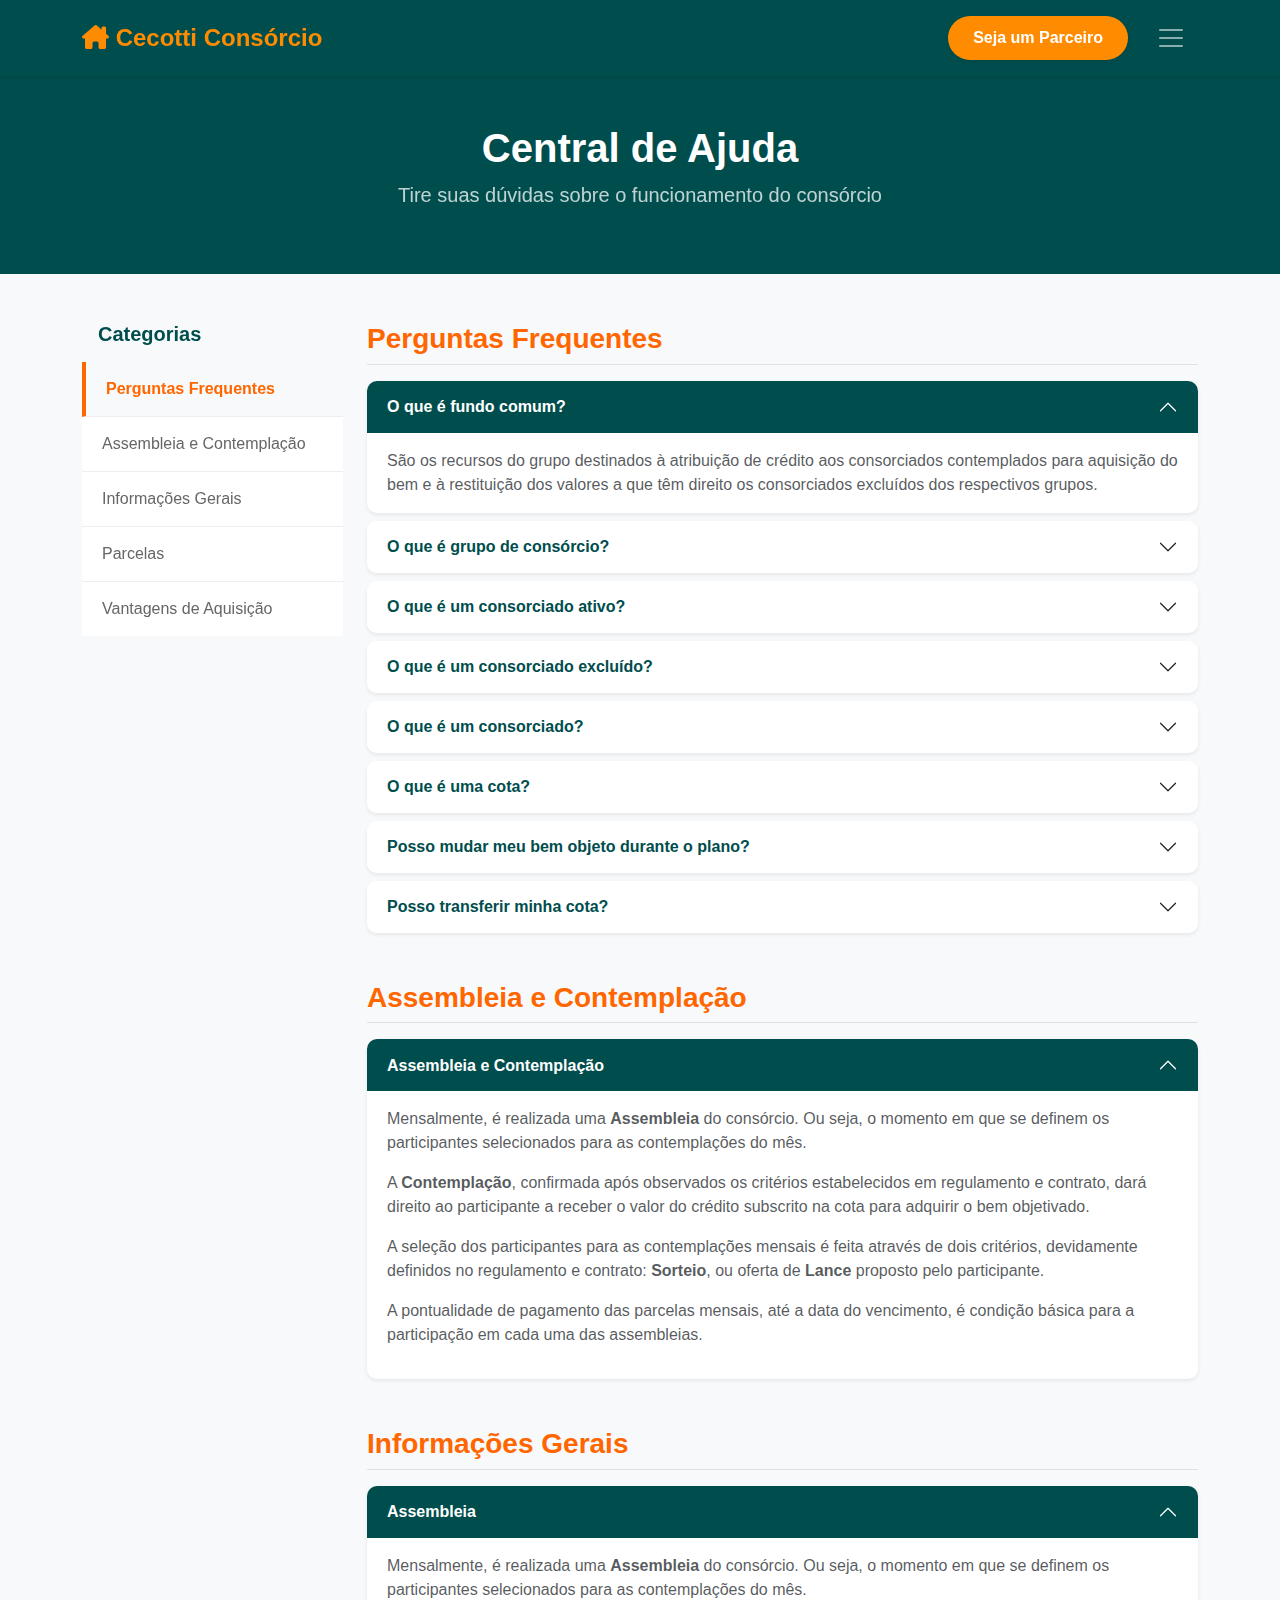
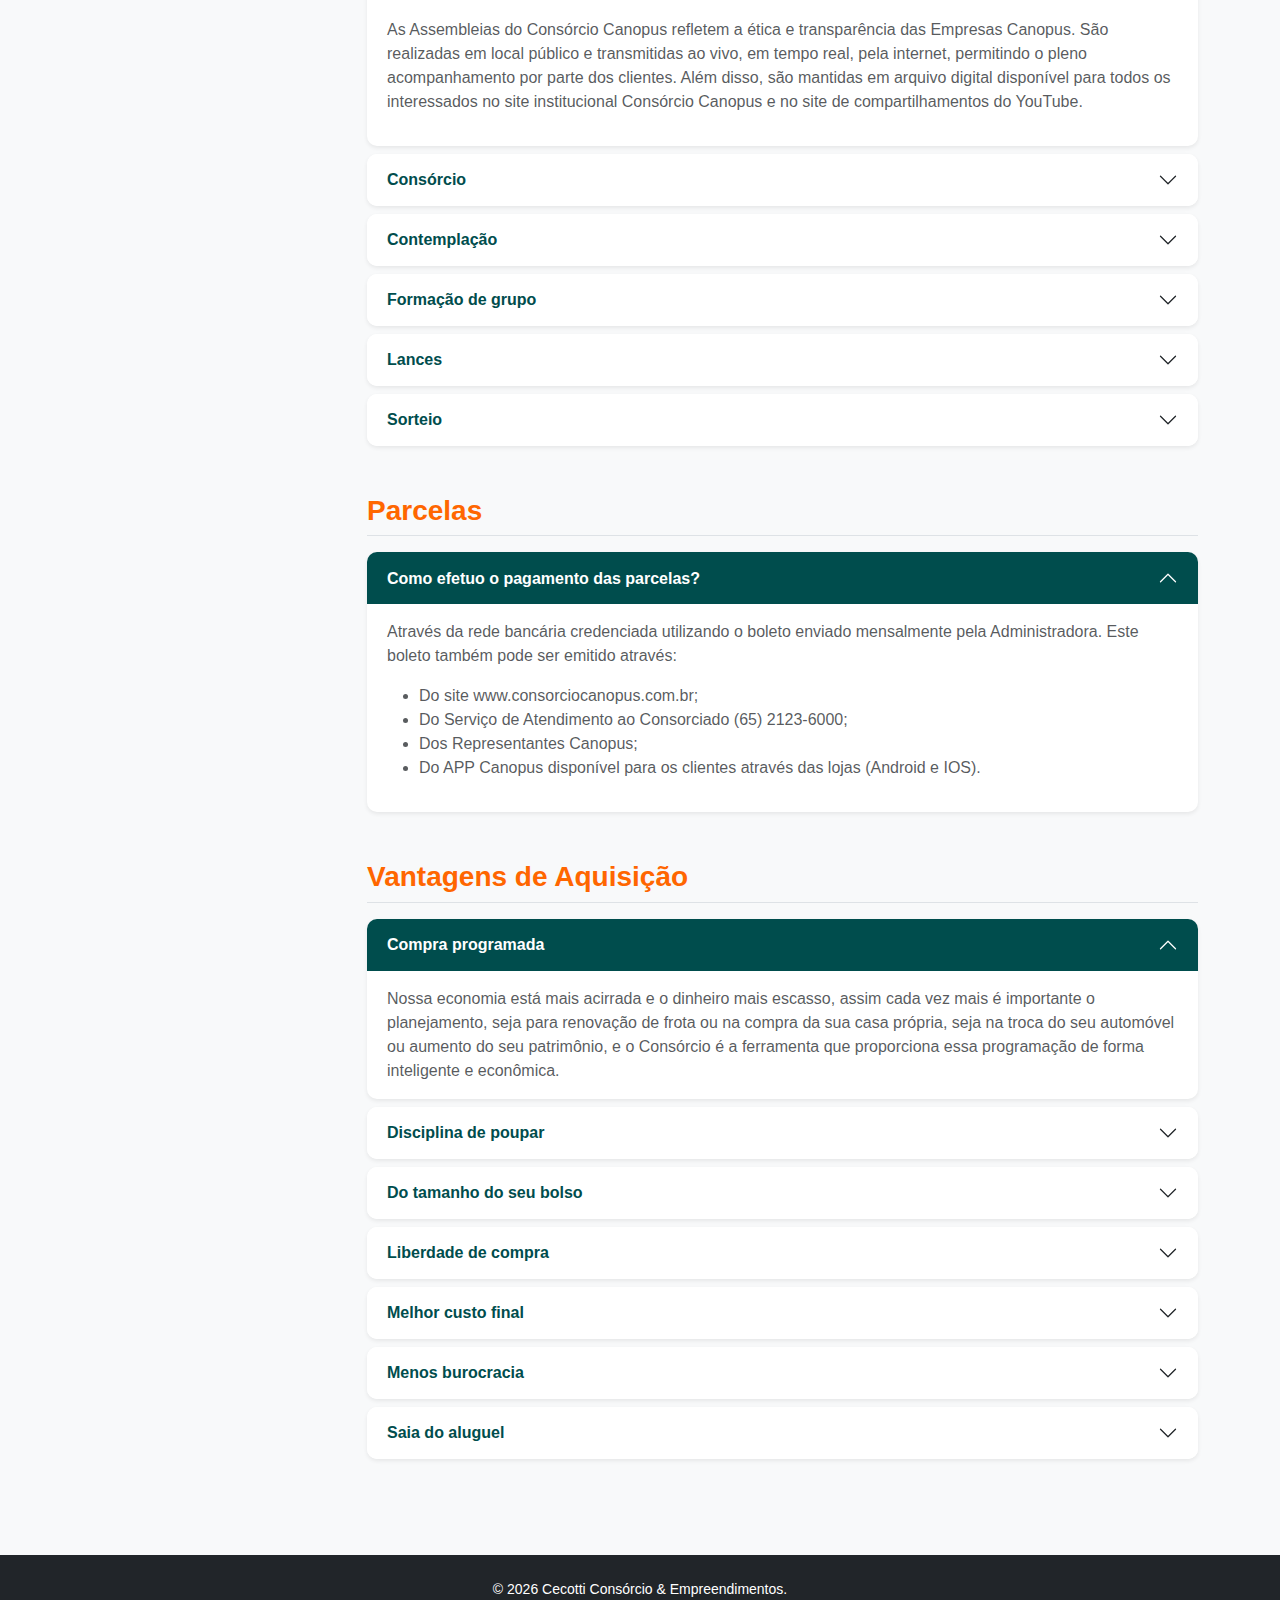
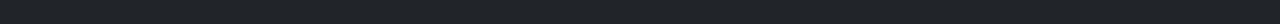
<file: cecotticonsorcio/faq.html>
<!DOCTYPE html>
<html lang="pt-br">

<head>
    <meta charset="UTF-8">
    <meta name="viewport" content="width=device-width, initial-scale=1.0">
    <title>Dúvidas Frequentes - Cecotti Consórcio</title>

    <link rel="icon" href="https://cdn-icons-png.flaticon.com/512/609/609803.png" type="image/png">
    <link href="https://cdn.jsdelivr.net/npm/bootstrap@5.3.2/dist/css/bootstrap.min.css" rel="stylesheet">
    <link rel="stylesheet" href="https://cdnjs.cloudflare.com/ajax/libs/font-awesome/6.4.2/css/all.min.css">
    <link rel="stylesheet" href="style.css?v=3">
    <meta name="description"
        content="Cecotti Consórcio - Agente autorizado Canopus. Simule e contrate consórcios de imóveis, carros e serviços com as melhores taxas.">
</head>

<body class="bg-light" data-bs-spy="scroll" data-bs-target="#menuFaq" data-bs-offset="100" tabindex="0">

    <nav class="navbar navbar-dark sticky-top shadow-sm"
        style="background-color: var(--cor-primaria); padding: 15px 0;">
        <div class="container">
            <a class="navbar-brand fw-bold fs-4 text-white" href="index.html">
                <i class="fa-solid fa-house-chimney text-cecotti-orange"></i>
                <span class="text-cecotti-orange">Cecotti</span> Consórcio
            </a>
            <div class="d-flex align-items-center">
                <a href="index.html#parceiro"
                    class="btn btn-cecotti me-3 d-none d-sm-block fw-bold shadow-sm border-white">
                    Seja um Parceiro
                </a>
                <button class="navbar-toggler border-0" type="button" data-bs-toggle="offcanvas"
                    data-bs-target="#menuLateral">
                    <span class="navbar-toggler-icon"></span>
                </button>
            </div>
            <div class="offcanvas offcanvas-end bg-white" tabindex="-1" id="menuLateral">
                <div class="offcanvas-header" style="background-color: var(--cor-primaria);">
                    <h5 class="offcanvas-title fw-bold text-white">Menu</h5>
                    <button type="button" class="btn-close btn-close-white" data-bs-dismiss="offcanvas"></button>
                </div>
                <div class="offcanvas-body d-flex flex-column justify-content-between">
                    <ul class="navbar-nav justify-content-end flex-grow-1 pe-3">
                        <li class="nav-item border-bottom"><a class="nav-link fs-5" href="sobre.html">A Empresa</a></li>
                        <li class="nav-item border-bottom"><a class="nav-link fs-5"
                                href="index.html#servicos">Consórcios</a></li>
                        <li class="nav-item border-bottom"><a class="nav-link fs-5"
                                href="index.html#simulador">Simular</a></li>
                        <li class="nav-item border-bottom"><a class="nav-link fs-5 active" href="faq.html"
                                style="color: var(--cecotti-orange) !important;">Dúvidas Frequentes</a></li>
                        <li class="nav-item border-bottom"><a class="nav-link fs-5"
                                href="index.html#contato">Contato</a></li>
                        <li class="nav-item mt-4 d-sm-none"><a class="btn btn-cecotti w-100"
                                href="index.html#parceiro">Seja um Parceiro</a></li>
                    </ul>
                    <div class="mt-4 pt-2 text-center">
                        <p class="text-muted small mb-2">Precisa de ajuda?</p>
                        <a href="https://wa.me/5517991363607" class="btn btn-outline-success w-100 fw-bold"><i
                                class="fab fa-whatsapp me-2"></i> Falar no WhatsApp</a>
                    </div>
                </div>
            </div>
        </div>
    </nav>

    <header class="py-5 text-center text-white" style="background-color: var(--cor-primaria);">
        <div class="container">
            <h1 class="fw-bold">Central de Ajuda</h1>
            <p class="lead opacity-75">Tire suas dúvidas sobre o funcionamento do consórcio</p>
        </div>
    </header>

    <section class="py-5">
        <div class="container">
            <div class="row">

                <div class="col-md-4 col-lg-3 mb-4">
                    <div class="sticky-top" style="top: 100px; z-index: 1;">
                        <h5 class="fw-bold mb-3 px-3" style="color: var(--cor-primaria);">Categorias</h5>
                        <div id="menuFaq" class="list-group list-group-flush custom-sidebar">
                            <a class="list-group-item list-group-item-action active" href="#freq">Perguntas
                                Frequentes</a>
                            <a class="list-group-item list-group-item-action" href="#assembleia">Assembleia e
                                Contemplação</a>
                            <a class="list-group-item list-group-item-action" href="#infos">Informações Gerais</a>
                            <a class="list-group-item list-group-item-action" href="#parcelas">Parcelas</a>
                            <a class="list-group-item list-group-item-action" href="#vantagens">Vantagens de
                                Aquisição</a>
                        </div>
                    </div>
                </div>

                <div class="col-md-8 col-lg-9">

                    <div id="freq" class="mb-5 scroll-margin">
                        <h3 class="fw-bold mb-3 border-bottom pb-2" style="color: var(--cecotti-orange);">Perguntas
                            Frequentes</h3>
                        <div class="accordion custom-accordion" id="accFreq">

                            <div class="accordion-item shadow-sm mb-2 border-0 rounded">
                                <h2 class="accordion-header">
                                    <button class="accordion-button fw-bold" type="button" data-bs-toggle="collapse"
                                        data-bs-target="#pq1">
                                        O que é fundo comum?
                                    </button>
                                </h2>
                                <div id="pq1" class="accordion-collapse collapse show" data-bs-parent="#accFreq">
                                    <div class="accordion-body text-muted">
                                        São os recursos do grupo destinados à atribuição de crédito aos consorciados
                                        contemplados para aquisição do bem e à restituição dos valores a que têm direito
                                        os consorciados excluídos dos respectivos grupos.
                                    </div>
                                </div>
                            </div>

                            <div class="accordion-item shadow-sm mb-2 border-0 rounded">
                                <h2 class="accordion-header">
                                    <button class="accordion-button collapsed fw-bold" type="button"
                                        data-bs-toggle="collapse" data-bs-target="#pq2">
                                        O que é grupo de consórcio?
                                    </button>
                                </h2>
                                <div id="pq2" class="accordion-collapse collapse" data-bs-parent="#accFreq">
                                    <div class="accordion-body text-muted">
                                        Grupo de consórcio é a união de participantes com o objetivo de possibilitar a
                                        cada um, através da contribuição de todos, o recebimento de crédito para
                                        aquisição de um bem ou de um serviço (ou conjunto de bens ou de serviços), de
                                        acordo com a modalidade de consórcio subscrito.
                                    </div>
                                </div>
                            </div>

                            <div class="accordion-item shadow-sm mb-2 border-0 rounded">
                                <h2 class="accordion-header">
                                    <button class="accordion-button collapsed fw-bold" type="button"
                                        data-bs-toggle="collapse" data-bs-target="#pq3">
                                        O que é um consorciado ativo?
                                    </button>
                                </h2>
                                <div id="pq3" class="accordion-collapse collapse" data-bs-parent="#accFreq">
                                    <div class="accordion-body text-muted">
                                        É o consorciado que mantém obrigações para com o grupo, inclusive aquele que
                                        antecipou todas as prestações, mas ainda não foi contemplado.
                                    </div>
                                </div>
                            </div>

                            <div class="accordion-item shadow-sm mb-2 border-0 rounded">
                                <h2 class="accordion-header">
                                    <button class="accordion-button collapsed fw-bold" type="button"
                                        data-bs-toggle="collapse" data-bs-target="#pq4">
                                        O que é um consorciado excluído?
                                    </button>
                                </h2>
                                <div id="pq4" class="accordion-collapse collapse" data-bs-parent="#accFreq">
                                    <div class="accordion-body text-muted">
                                        É o consorciado não contemplado que solicita formalmente o seu afastamento do
                                        grupo ou que, por deixar de pagar duas ou mais prestações consecutivas ou
                                        alternadas ou ainda de montante equivalente, tem a sua cota cancelada pela
                                        Administradora, independentemente de notificação judicial ou extrajudicial.
                                    </div>
                                </div>
                            </div>

                            <div class="accordion-item shadow-sm mb-2 border-0 rounded">
                                <h2 class="accordion-header">
                                    <button class="accordion-button collapsed fw-bold" type="button"
                                        data-bs-toggle="collapse" data-bs-target="#pq5">
                                        O que é um consorciado?
                                    </button>
                                </h2>
                                <div id="pq5" class="accordion-collapse collapse" data-bs-parent="#accFreq">
                                    <div class="accordion-body text-muted">
                                        É aquele que subscreveu uma cota e efetivamente participa de um grupo
                                        constituído.
                                    </div>
                                </div>
                            </div>

                            <div class="accordion-item shadow-sm mb-2 border-0 rounded">
                                <h2 class="accordion-header">
                                    <button class="accordion-button collapsed fw-bold" type="button"
                                        data-bs-toggle="collapse" data-bs-target="#pq6">
                                        O que é uma cota?
                                    </button>
                                </h2>
                                <div id="pq6" class="accordion-collapse collapse" data-bs-parent="#accFreq">
                                    <div class="accordion-body text-muted">
                                        Cota é o número da identificação com o qual o consorciado participa no seu grupo
                                        e concorre aos sorteios nas assembleias mensais.
                                    </div>
                                </div>
                            </div>

                            <div class="accordion-item shadow-sm mb-2 border-0 rounded">
                                <h2 class="accordion-header">
                                    <button class="accordion-button collapsed fw-bold" type="button"
                                        data-bs-toggle="collapse" data-bs-target="#pq7">
                                        Posso mudar meu bem objeto durante o plano?
                                    </button>
                                </h2>
                                <div id="pq7" class="accordion-collapse collapse" data-bs-parent="#accFreq">
                                    <div class="accordion-body text-muted">
                                        Sim, em uma única oportunidade, após ter pago 20% do plano. Neste caso, o novo
                                        bem escolhido deverá fazer parte da composição do grupo e o seu valor deverá
                                        estar dentro dos limites do grupo.
                                    </div>
                                </div>
                            </div>

                            <div class="accordion-item shadow-sm mb-2 border-0 rounded">
                                <h2 class="accordion-header">
                                    <button class="accordion-button collapsed fw-bold" type="button"
                                        data-bs-toggle="collapse" data-bs-target="#pq8">
                                        Posso transferir minha cota?
                                    </button>
                                </h2>
                                <div id="pq8" class="accordion-collapse collapse" data-bs-parent="#accFreq">
                                    <div class="accordion-body text-muted">
                                        Sim. O consorciado poderá a qualquer tempo transferir a cota a terceiro,
                                        mediante a prévia anuência expressa da Administradora e, em caso de cota
                                        contemplada, mediante a análise e aprovação da situação creditícia do
                                        pretendente cessionário e das garantias exigidas.
                                    </div>
                                </div>
                            </div>

                        </div>
                    </div>

                    <div id="assembleia" class="mb-5 scroll-margin">
                        <h3 class="fw-bold mb-3 border-bottom pb-2" style="color: var(--cecotti-orange);">Assembleia e
                            Contemplação</h3>
                        <div class="accordion custom-accordion" id="accAssembleia">

                            <div class="accordion-item shadow-sm mb-2 border-0 rounded">
                                <h2 class="accordion-header">
                                    <button class="accordion-button fw-bold" type="button" data-bs-toggle="collapse"
                                        data-bs-target="#pAss1">
                                        Assembleia e Contemplação
                                    </button>
                                </h2>
                                <div id="pAss1" class="accordion-collapse collapse show"
                                    data-bs-parent="#accAssembleia">
                                    <div class="accordion-body text-muted">
                                        <p>Mensalmente, é realizada uma <strong>Assembleia</strong> do consórcio. Ou
                                            seja, o momento em que se definem os participantes selecionados para as
                                            contemplações do mês.</p>
                                        <p>A <strong>Contemplação</strong>, confirmada após observados os critérios
                                            estabelecidos em regulamento e contrato, dará direito ao participante a
                                            receber o valor do crédito subscrito na cota para adquirir o bem objetivado.
                                        </p>
                                        <p>A seleção dos participantes para as contemplações mensais é feita através de
                                            dois critérios, devidamente definidos no regulamento e contrato:
                                            <strong>Sorteio</strong>, ou oferta de <strong>Lance</strong> proposto pelo
                                            participante.</p>
                                        <p>A pontualidade de pagamento das parcelas mensais, até a data do vencimento, é
                                            condição básica para a participação em cada uma das assembleias.</p>
                                    </div>
                                </div>
                            </div>

                        </div>
                    </div>

                    <div id="infos" class="mb-5 scroll-margin">
                        <h3 class="fw-bold mb-3 border-bottom pb-2" style="color: var(--cecotti-orange);">Informações
                            Gerais</h3>
                        <div class="accordion custom-accordion" id="accInfos">

                            <div class="accordion-item shadow-sm mb-2 border-0 rounded">
                                <h2 class="accordion-header">
                                    <button class="accordion-button fw-bold" type="button" data-bs-toggle="collapse"
                                        data-bs-target="#pi1">
                                        Assembleia
                                    </button>
                                </h2>
                                <div id="pi1" class="accordion-collapse collapse show" data-bs-parent="#accInfos">
                                    <div class="accordion-body text-muted">
                                        <p>Mensalmente, é realizada uma <strong>Assembleia</strong> do consórcio. Ou
                                            seja, o momento em que se definem os participantes selecionados para as
                                            contemplações do mês.</p>
                                        <p>As Assembleias do Consórcio Canopus refletem a ética e transparência das
                                            Empresas Canopus. São realizadas em local público e transmitidas ao vivo, em
                                            tempo real, pela internet, permitindo o pleno acompanhamento por parte dos
                                            clientes. Além disso, são mantidas em arquivo digital disponível para todos
                                            os interessados no site institucional Consórcio Canopus e no site de
                                            compartilhamentos do YouTube.</p>
                                    </div>
                                </div>
                            </div>

                            <div class="accordion-item shadow-sm mb-2 border-0 rounded">
                                <h2 class="accordion-header">
                                    <button class="accordion-button collapsed fw-bold" type="button"
                                        data-bs-toggle="collapse" data-bs-target="#pi2">
                                        Consórcio
                                    </button>
                                </h2>
                                <div id="pi2" class="accordion-collapse collapse" data-bs-parent="#accInfos">
                                    <div class="accordion-body text-muted">
                                        <p>Consórcio é uma forma de poupança por meio de autofinanciamento. No
                                            Consórcio, grupos de pessoas se unem com um objetivo em comum: adquirir bens
                                            móveis (como automóveis, caminhões, motocicletas, aeronaves, entre outros),
                                            imóveis ou serviços ou conjunto de serviços (viagens, tratamentos
                                            cirúrgicos, festas comemorativas, entre outros).</p>
                                        <p>O sistema brasileiro de consórcios pode ser utilizado por pessoas acima de 18
                                            anos de idade e se constitui em uma opção sem comparativos em relação a
                                            todas as demais modalidades de financiamento disponíveis no mercado.</p>
                                    </div>
                                </div>
                            </div>

                            <div class="accordion-item shadow-sm mb-2 border-0 rounded">
                                <h2 class="accordion-header">
                                    <button class="accordion-button collapsed fw-bold" type="button"
                                        data-bs-toggle="collapse" data-bs-target="#pi3">
                                        Contemplação
                                    </button>
                                </h2>
                                <div id="pi3" class="accordion-collapse collapse" data-bs-parent="#accInfos">
                                    <div class="accordion-body text-muted">
                                        <p>A contemplação por Sorteio ou Lance dá ao consorciado ativo o direito à
                                            utilização do crédito, após a análise e aprovação das garantias exigidas.
                                        </p>
                                        <p>Optar pela compra através do Consórcio Canopus significa optar por uma compra
                                            inteligente, programada, que pode representar economia ainda mais
                                            expressiva. Contemplado, e de posse do valor do crédito em mão, o
                                            consorciado adquire um bem com todas as vantagens de um negócio à vista, o
                                            que aumenta o seu poder de compra.</p>
                                    </div>
                                </div>
                            </div>

                            <div class="accordion-item shadow-sm mb-2 border-0 rounded">
                                <h2 class="accordion-header">
                                    <button class="accordion-button collapsed fw-bold" type="button"
                                        data-bs-toggle="collapse" data-bs-target="#pi4">
                                        Formação de grupo
                                    </button>
                                </h2>
                                <div id="pi4" class="accordion-collapse collapse" data-bs-parent="#accInfos">
                                    <div class="accordion-body text-muted">
                                        Ao adquirir o consórcio, você se torna parte de um grupo de pessoas reunidas com
                                        o objetivo comum de adquirir um bem. Quem adquire um Consórcio é chamado
                                        Consorciado. O Consórcio Canopus oferece planos para a aquisição parcelada e
                                        programada de automóveis, motocicletas, imóveis, caminhões e aviões. Cada
                                        participante será identificado através de um número chamado Cota.
                                    </div>
                                </div>
                            </div>

                            <div class="accordion-item shadow-sm mb-2 border-0 rounded">
                                <h2 class="accordion-header">
                                    <button class="accordion-button collapsed fw-bold" type="button"
                                        data-bs-toggle="collapse" data-bs-target="#pi5">
                                        Lances
                                    </button>
                                </h2>
                                <div id="pi5" class="accordion-collapse collapse" data-bs-parent="#accInfos">
                                    <div class="accordion-body text-muted">
                                        <p>O outro critério utilizado para definir as contemplações é o
                                            <strong>Lance</strong> - assim chamado o adiantamento de parcelas proposto
                                            pelos clientes interessados. A cada assembleia, os consorciados têm a
                                            oportunidade de oferecer um adiantamento de parcelas. O consorciado que
                                            oferecer o maior lance (sempre calculado em valor percentual do crédito
                                            pretendido) poderá ser contemplado.</p>
                                        <ul>
                                            <li><strong>Lance Livre:</strong> contempla o consorciado que oferecer o
                                                maior percentual de parcelas antecipadas.</li>
                                            <li><strong>Lance Fixo:</strong> contempla o consorciado que formalizar a
                                                oferta de um percentual fixo de seu crédito (que é definido em
                                                contrato). Ocorrendo a oferta de mais de um Lance Fixo na mesma
                                                assembleia, o selecionado para contemplação será definido pela
                                                pedra-chave do sorteio.</li>
                                        </ul>
                                    </div>
                                </div>
                            </div>

                            <div class="accordion-item shadow-sm mb-2 border-0 rounded">
                                <h2 class="accordion-header">
                                    <button class="accordion-button collapsed fw-bold" type="button"
                                        data-bs-toggle="collapse" data-bs-target="#pi6">
                                        Sorteio
                                    </button>
                                </h2>
                                <div id="pi6" class="accordion-collapse collapse" data-bs-parent="#accInfos">
                                    <div class="accordion-body text-muted">
                                        O sorteio para definição das cotas contempladas é realizado com o uso de bolas
                                        numeradas, alojadas em globos, que extraídas uma a uma formam um número
                                        denominado <strong>Pedra-Chave</strong>. A pedra-chave sorteada indicará o
                                        selecionado para contemplação por sorteio.
                                    </div>
                                </div>
                            </div>

                        </div>
                    </div>

                    <div id="parcelas" class="mb-5 scroll-margin">
                        <h3 class="fw-bold mb-3 border-bottom pb-2" style="color: var(--cecotti-orange);">Parcelas</h3>
                        <div class="accordion custom-accordion" id="accParcelas">

                            <div class="accordion-item shadow-sm mb-2 border-0 rounded">
                                <h2 class="accordion-header">
                                    <button class="accordion-button fw-bold" type="button" data-bs-toggle="collapse"
                                        data-bs-target="#pp1">
                                        Como efetuo o pagamento das parcelas?
                                    </button>
                                </h2>
                                <div id="pp1" class="accordion-collapse collapse show" data-bs-parent="#accParcelas">
                                    <div class="accordion-body text-muted">
                                        <p>Através da rede bancária credenciada utilizando o boleto enviado mensalmente
                                            pela Administradora. Este boleto também pode ser emitido através:</p>
                                        <ul>
                                            <li>Do site www.consorciocanopus.com.br;</li>
                                            <li>Do Serviço de Atendimento ao Consorciado (65) 2123-6000;</li>
                                            <li>Dos Representantes Canopus;</li>
                                            <li>Do APP Canopus disponível para os clientes através das lojas (Android e
                                                IOS).</li>
                                        </ul>
                                    </div>
                                </div>
                            </div>

                        </div>
                    </div>

                    <div id="vantagens" class="mb-5 scroll-margin">
                        <h3 class="fw-bold mb-3 border-bottom pb-2" style="color: var(--cecotti-orange);">Vantagens de
                            Aquisição</h3>
                        <div class="accordion custom-accordion" id="accVantagens">

                            <div class="accordion-item shadow-sm mb-2 border-0 rounded">
                                <h2 class="accordion-header">
                                    <button class="accordion-button fw-bold" type="button" data-bs-toggle="collapse"
                                        data-bs-target="#pv1">
                                        Compra programada
                                    </button>
                                </h2>
                                <div id="pv1" class="accordion-collapse collapse show" data-bs-parent="#accVantagens">
                                    <div class="accordion-body text-muted">
                                        Nossa economia está mais acirrada e o dinheiro mais escasso, assim cada vez mais
                                        é importante o planejamento, seja para renovação de frota ou na compra da sua
                                        casa própria, seja na troca do seu automóvel ou aumento do seu patrimônio, e o
                                        Consórcio é a ferramenta que proporciona essa programação de forma inteligente e
                                        econômica.
                                    </div>
                                </div>
                            </div>

                            <div class="accordion-item shadow-sm mb-2 border-0 rounded">
                                <h2 class="accordion-header">
                                    <button class="accordion-button collapsed fw-bold" type="button"
                                        data-bs-toggle="collapse" data-bs-target="#pv2">
                                        Disciplina de poupar
                                    </button>
                                </h2>
                                <div id="pv2" class="accordion-collapse collapse" data-bs-parent="#accVantagens">
                                    <div class="accordion-body text-muted">
                                        Algumas pessoas não têm disciplina para economizar todo mês; com o Consórcio o
                                        cliente faz uma poupança programada.
                                    </div>
                                </div>
                            </div>

                            <div class="accordion-item shadow-sm mb-2 border-0 rounded">
                                <h2 class="accordion-header">
                                    <button class="accordion-button collapsed fw-bold" type="button"
                                        data-bs-toggle="collapse" data-bs-target="#pv3">
                                        Do tamanho do seu bolso
                                    </button>
                                </h2>
                                <div id="pv3" class="accordion-collapse collapse" data-bs-parent="#accVantagens">
                                    <div class="accordion-body text-muted">
                                        Algumas pessoas não têm disciplina para economizar todo mês; com o Consórcio o
                                        cliente faz uma poupança programada.
                                    </div>
                                </div>
                            </div>

                            <div class="accordion-item shadow-sm mb-2 border-0 rounded">
                                <h2 class="accordion-header">
                                    <button class="accordion-button collapsed fw-bold" type="button"
                                        data-bs-toggle="collapse" data-bs-target="#pv4">
                                        Liberdade de compra
                                    </button>
                                </h2>
                                <div id="pv4" class="accordion-collapse collapse" data-bs-parent="#accVantagens">
                                    <div class="accordion-body text-muted">
                                        Com a carta de crédito, o consorciado pode escolher entre um veículo novo ou
                                        seminovo, na concessionária que preferir ou diretamente de um particular (pessoa
                                        física), com a liberdade de negociar melhor o valor, comprando "à vista".
                                    </div>
                                </div>
                            </div>

                            <div class="accordion-item shadow-sm mb-2 border-0 rounded">
                                <h2 class="accordion-header">
                                    <button class="accordion-button collapsed fw-bold" type="button"
                                        data-bs-toggle="collapse" data-bs-target="#pv5">
                                        Melhor custo final
                                    </button>
                                </h2>
                                <div id="pv5" class="accordion-collapse collapse" data-bs-parent="#accVantagens">
                                    <div class="accordion-body text-muted">
                                        No sistema de Consórcio não há cobrança de juros, há apenas a taxa de
                                        administração que é diluída no decorrer do plano, por isso é a modalidade de
                                        compra mais econômica.
                                    </div>
                                </div>
                            </div>

                            <div class="accordion-item shadow-sm mb-2 border-0 rounded">
                                <h2 class="accordion-header">
                                    <button class="accordion-button collapsed fw-bold" type="button"
                                        data-bs-toggle="collapse" data-bs-target="#pv6">
                                        Menos burocracia
                                    </button>
                                </h2>
                                <div id="pv6" class="accordion-collapse collapse" data-bs-parent="#accVantagens">
                                    <div class="accordion-body text-muted">
                                        Para aquisição do bem após contemplação, é necessária a aprovação do crédito do
                                        consorciado como qualquer forma de compra, porém no Consórcio é mais fácil pois
                                        é considerado o histórico de pagamento do consorciado.
                                    </div>
                                </div>
                            </div>

                            <div class="accordion-item shadow-sm mb-2 border-0 rounded">
                                <h2 class="accordion-header">
                                    <button class="accordion-button collapsed fw-bold" type="button"
                                        data-bs-toggle="collapse" data-bs-target="#pv7">
                                        Saia do aluguel
                                    </button>
                                </h2>
                                <div id="pv7" class="accordion-collapse collapse" data-bs-parent="#accVantagens">
                                    <div class="accordion-body text-muted">
                                        No Consórcio de Imóvel o cliente pode antecipar a sua contemplação ofertando
                                        lance com o seu FGTS.
                                    </div>
                                </div>
                            </div>

                        </div>
                    </div>

                </div>
            </div>
        </div>
    </section>

    <footer class="bg-dark text-white py-4 mt-auto">
        <div class="container text-center">
            <p class="mb-0 small">&copy; <span id="anoAtual"></span> Cecotti Consórcio & Empreendimentos.</p>
        </div>
    </footer>

    <script src="https://cdn.jsdelivr.net/npm/bootstrap@5.3.2/dist/js/bootstrap.bundle.min.js"></script>
    <script src="script.js?v=2"></script>
</body>

</html>
</file>
<file: cecotticonsorcio/style.css>
/* =========================================
   VARIÁVEIS GLOBAIS E RESET
   ========================================= */
:root {
  --cor-primaria: #004d4d; /* Verde Escuro Institucional */
  --cor-secundaria: #ff8c00; /* Laranja Institucional */
  --cecotti-green: #00a859; /* Verde do Comparativo */
  --cecotti-orange: #ff6600; /* Laranja Vibrante */
  --cor-clara: #f8f9fa;
  --cor-texto: #333;
}

body {
  font-family: "Montserrat", sans-serif;
  color: var(--cor-texto);
  display: flex;
  flex-direction: column;
  min-height: 100vh; /* Garante que o rodapé vá para baixo */
}

/* =========================================
   CLASSES UTILITÁRIAS E BOTÕES
   ========================================= */
.bg-cecotti-green {
  background-color: var(--cor-primaria);
  color: white;
}
.text-cecotti-orange {
  color: var(--cor-secundaria);
}
.bg-custom-green {
  background-color: var(--cecotti-green);
}

/* Botão Padrão */
.btn-cecotti {
  background-color: var(--cor-secundaria);
  color: white;
  font-weight: 600;
  border: none;
  padding: 10px 25px;
  border-radius: 50px;
  transition: all 0.3s;
  text-decoration: none;
}

.btn-cecotti:hover {
  background-color: #e07b00;
  color: white;
  transform: translateY(-2px);
  box-shadow: 0 4px 10px rgba(0, 0, 0, 0.2);
}

/* Botão Laranja (Comparativo) */
.btn-custom-orange {
  background-color: var(--cecotti-orange);
  color: white;
  border: none;
  border-radius: 50px;
  font-weight: bold;
  transition: transform 0.2s;
}

.btn-custom-orange:hover {
  background-color: #e65c00;
  color: white;
  transform: scale(1.05);
}

/* Títulos Sublinhados */
.section-title-underline {
  width: 60px;
  height: 4px;
  background-color: var(--cor-secundaria);
  margin: 10px auto 30px auto;
  border-radius: 2px;
}

/* =========================================
   NAVBAR (MENU)
   ========================================= */
.navbar {
  background-color: var(--cor-primaria);
  box-shadow: 0 2px 10px rgba(0, 0, 0, 0.1);
  padding: 15px 0;
}

.navbar-brand {
  font-weight: 700;
  color: var(--cor-secundaria) !important;
  font-size: 1.5rem;
}

.nav-link {
  color: white !important;
  margin-left: 15px;
}

.nav-link:hover {
  color: var(--cor-secundaria) !important;
}

/* =========================================
   HERO SECTION (HOME)
   ========================================= */

.hero {
  /*
       Atualizei a imagem de fundo e ajustei o gradiente (película escura)
       para garantir que o texto branco fique sempre legível.
    */
  background:
    linear-gradient(rgba(0, 50, 50, 0.9), rgba(0, 50, 50, 0.85)),
    url("https://images.unsplash.com/photo-1600585154340-be6161a56a0c?auto=format&fit=crop&w=1920&q=80");
  background-size: cover;
  background-position: center;
  padding: 120px 0; /* Aumentei um pouco o espaço interno */
  color: white;
}

/* =========================================
   SEÇÃO COMPARATIVO (TABELA)
   ========================================= */
.comparativo-box {
  border-radius: 10px;
  overflow: hidden;
  border: 1px solid #dee2e6;
}

.rounded-top-left {
  border-top-left-radius: 10px;
}
.rounded-top-right {
  border-top-right-radius: 10px;
}

.bg-secondary-custom {
  background-color: #e9ecef !important;
  color: #6c757d !important;
}

.bi-x-circle-fill,
.bi-check-circle-fill {
  font-size: 1.2rem;
}

/* ===========================================================
   ESTILO DOS CARDS: FOCO NA IMAGEM (Efeito Reveal)
=========================================================== */

.service-card {
  border: none;
  border-radius: 15px;
  overflow: hidden;
  position: relative;

  /* Configurações da Imagem */
  background-size: cover;
  background-position: center;
  background-repeat: no-repeat;

  /* Tamanho e Layout */
  min-height: 320px; /* Um pouco mais alto para valorizar a foto */
  display: flex;
  flex-direction: column;
  justify-content: center;
  align-items: center;
  text-align: center;

  transition: all 0.4s ease-in-out;
  z-index: 1;
  box-shadow: 0 5px 15px rgba(0, 0, 0, 0.1); /* Sombra leve inicial */
  cursor: pointer;
}

/* --- A MÁSCARA ESCURA (Overlay) --- */
.service-card::before {
  content: "";
  position: absolute;
  top: 0;
  left: 0;
  width: 100%;
  height: 100%;
  z-index: -1;

  /* ESTADO INICIAL: Máscara quase invisível para ver bem a foto */
  background: rgba(0, 0, 0, 0.2);
  transition: all 0.4s ease-in-out;
}

/* --- ESTADO INICIAL DOS TEXTOS (Ocultos) --- */
.service-card h4,
.service-card p {
  color: white;
  opacity: 0; /* Invisível */
  transform: translateY(30px); /* Empurrado para baixo */
  transition: all 0.4s ease-in-out;
}

.service-card h4 {
  font-weight: 700;
  text-transform: uppercase;
  letter-spacing: 1px;
  margin-top: 10px;
  text-shadow: 0 2px 4px rgba(0, 0, 0, 0.5);
}

.service-card p {
  font-size: 0.95rem;
  padding: 0 10px;
}

/* --- O ÍCONE (Sempre visível, mas muda de posição) --- */
.service-card .icon-box {
  font-size: 3.5rem; /* Ícone grande inicialmente */
  color: white; /* Branco para destacar na foto */
  margin-bottom: 0;
  transform: translateY(20px); /* Centralizado */
  transition: all 0.4s ease-in-out;
  text-shadow: 0 2px 10px rgba(0, 0, 0, 0.5); /* Sombra para garantir leitura na foto clara */
}

/* ===========================================================
   A MÁGICA ACONTECE AQUI: AO PASSAR O MOUSE (:HOVER)
=========================================================== */

/* 1. Card sobe e ganha sombra forte */
.service-card:hover {
  transform: translateY(-10px);
  box-shadow: 0 20px 40px rgba(0, 0, 0, 0.4);
}

/* 2. O fundo escurece (gradiente com verde da marca) para dar leitura ao texto */
.service-card:hover::before {
  background: linear-gradient(
    to bottom,
    rgba(0, 0, 0, 0.6),
    rgba(0, 77, 77, 0.95)
  );
}

/* 3. O ícone diminui, fica laranja e sobe */
.service-card:hover .icon-box {
  font-size: 2.5rem;
  color: var(--cecotti-orange);
  transform: translateY(0);
  margin-bottom: 15px;
}

/* 4. O título e o texto aparecem e sobem para o lugar certo */
.service-card:hover h4,
.service-card:hover p {
  opacity: 1;
  transform: translateY(0);
}

/* Pequeno atraso no texto para efeito cascata */
.service-card:hover p {
  transition-delay: 0.1s;
}

/* =========================================
   SIMULADOR
   ========================================= */
.simulacao-box {
  background-color: white;
  padding: 30px;
  border-radius: 15px;
  box-shadow: 0 0 20px rgba(0, 0, 0, 0.1);
  border-top: 5px solid var(--cor-secundaria);
}

.result-box {
  background-color: #e9ecef;
  padding: 20px;
  border-radius: 10px;
  margin-top: 20px;
  display: none; /* Escondido por padrão */
}

/* =========================================
   FAQ / ACCORDION
   ========================================= */
.faq-section {
  background-color: #f9f9f9;
}

.accordion-item {
  border: none;
  margin-bottom: 15px;
  border-radius: 10px !important;
  box-shadow: 0 4px 6px rgba(0, 0, 0, 0.05);
  overflow: hidden;
}

.accordion-button {
  font-weight: 600;
  color: var(--cor-primaria);
  background-color: white;
  box-shadow: none !important;
}

.accordion-button:not(.collapsed) {
  color: var(--cor-secundaria);
  background-color: white;
}

/* =========================================
   PÁGINA SOBRE (HISTÓRIA)
   ========================================= */
.page-header {
  background-color: var(--cor-primaria);
  padding: 60px 0;
  color: white;
  text-align: center;
  margin-bottom: 40px;
}

.value-card {
  padding: 30px;
  border: 1px solid #eee;
  border-radius: 10px;
  height: 100%;
  transition: 0.3s;
  box-shadow: 0 5px 15px rgba(0, 0, 0, 0.05);
}

.value-card:hover {
  border-color: var(--cor-secundaria);
  transform: translateY(-5px);
}

/* =========================================
   RODAPÉ E WHATSAPP
   ========================================= */
footer {
  background-color: var(--cor-primaria);
  color: white;
  padding: 40px 0;
  margin-top: auto; /* Empurra o footer para o final se o conteúdo for curto */
}

footer a {
  color: #ccc;
  text-decoration: none;
}

footer a:hover {
  color: var(--cor-secundaria);
}

.float-wa {
  position: fixed;
  width: 60px;
  height: 60px;
  bottom: 20px;
  right: 20px;
  background-color: #25d366;
  color: #fff;
  border-radius: 50px;
  text-align: center;
  font-size: 30px;
  box-shadow: 2px 2px 3px #999;
  z-index: 100;
  display: flex;
  align-items: center;
  justify-content: center;
  text-decoration: none;
}

.float-wa:hover {
  background-color: #128c7e;
  color: white;
}

/* --- BOTÃO ESPECIAL DO WHATSAPP NO CARD --- */
.btn-whatsapp-card {
  background-color: #25d366;
  color: white;
  font-size: 1.1rem;
  border-radius: 50px;
  transition: all 0.3s ease;
  border: none;
}

.btn-whatsapp-card:hover {
  background-color: #128c7e;
  color: white;
  transform: scale(1.02); /* Cresce um pouquinho */
  box-shadow: 0 5px 15px rgba(37, 211, 102, 0.4) !important;
}

/* --- EFEITO DE PISCAR (Online) --- */
.blink {
  animation: blinker 1.5s linear infinite;
}

@keyframes blinker {
  50% {
    opacity: 0;
  }
}

/* --- CORREÇÃO DO COMPARATIVO (Evitar sobreposição) --- */

/* Cria um container flexível para o texto e o ícone */
.comparativo-item {
  display: flex;
  justify-content: space-between; /* Texto na esquerda, ícone na direita */
  align-items: center; /* Centraliza verticalmente */
  width: 100%;
}

/* Garante um pequeno espaço entre o texto e o ícone */
.comparativo-item span {
  padding-right: 15px;
  flex-grow: 1; /* O texto ocupa o espaço disponível */
}

/* Ajuste fino para os ícones */
.comparativo-item i {
  flex-shrink: 0; /* Garante que o ícone não seja "esmagado" */
  font-size: 1.3rem; /* Um pouco maior para destaque */
}

/* Remove as bordas laterais da tabela em telas pequenas para ganhar espaço */
@media (max-width: 576px) {
  .comparativo-body {
    padding: 1rem 0.5rem !important;
  }
}

/* --- ESTILO CARROSSEL DE PARCEIROS --- */

/* O Container que rola */
.parceiro-scroll-container {
  display: flex;
  overflow-x: auto; /* Permite rolar para o lado */
  gap: 25px;
  padding: 20px 5px; /* Espaço para a sombra não cortar */

  /* Esconde a barra de rolagem feia */
  scrollbar-width: none; /* Firefox */
  -ms-overflow-style: none; /* IE */
}
.parceiro-scroll-container::-webkit-scrollbar {
  display: none; /* Chrome/Safari */
}

/* O Card Individual */
.parceiro-card {
  min-width: 300px; /* Largura fixa do card */
  max-width: 300px;
  background: white;
  border-radius: 15px;
  box-shadow: 0 5px 15px rgba(0, 0, 0, 0.05);
  transition: transform 0.3s ease;
  overflow: hidden;
  flex-shrink: 0; /* Impede o card de encolher */
}

.parceiro-card:hover {
  transform: translateY(-5px);
  box-shadow: 0 10px 25px rgba(0, 0, 0, 0.1);
}

.parceiro-card .card-img-top {
  height: 180px;
  background-size: cover;
  background-position: center;
}

/* Botões de Navegação (Setinhas) */
.scroll-btn {
  position: absolute;
  top: 55%; /* Centralizado na altura dos cards */
  transform: translateY(-50%);
  background: white;
  border: none;
  width: 45px;
  height: 45px;
  border-radius: 50%;
  box-shadow: 0 4px 10px rgba(0, 0, 0, 0.15);
  color: var(--cor-primaria);
  z-index: 10;
  cursor: pointer;
  transition: all 0.3s;
  display: flex;
  align-items: center;
  justify-content: center;
}

.scroll-btn:hover {
  background: var(--cecotti-orange);
  color: white;
}

.prev-btn {
  left: 0;
}
.next-btn {
  right: 0;
}

/* Esconde os botões no celular (pois dá para arrastar com o dedo) */
@media (max-width: 768px) {
  .scroll-btn {
    display: none;
  }
}

/* --- CORREÇÃO DO MENU LATERAL --- */
/* Força a cor escura nos links, mesmo com navbar-dark ativado */
.offcanvas-body .nav-link {
  color: #333 !important; /* Cinza escuro quase preto */
  font-weight: 600; /* Um pouco mais negrito */
  padding: 10px 0; /* Mais espaço para o dedo no celular */
  transition: color 0.3s;
}

/* Cor laranja ao passar o mouse */
.offcanvas-body .nav-link:hover {
  color: var(--cecotti-orange) !important;
  padding-left: 10px; /* Efeito visual de mover para o lado */
}

/* --- ESTILO FAQ PERSONALIZADO --- */

.custom-accordion .accordion-button {
  color: var(--cor-primaria); /* Texto Verde escuro quando fechado */
  background-color: white;
  box-shadow: none; /* Tira a borda azul padrão */
}

.custom-accordion .accordion-button:not(.collapsed) {
  color: white; /* Texto Branco quando aberto */
  background-color: var(--cor-primaria); /* Fundo Verde quando aberto */
  box-shadow: none;
}

/* Muda a cor da setinha (chevron) */
.custom-accordion .accordion-button:not(.collapsed)::after {
  filter: brightness(0) invert(1); /* Deixa a seta branca no fundo verde */
}

.custom-accordion .accordion-button:focus {
  border-color: var(--cecotti-orange); /* Borda laranja ao clicar */
  box-shadow: 0 0 0 0.25rem rgba(255, 102, 0, 0.25); /* Sombra laranja suave */
}

/* --- ESTILO FAQ SIDEBAR --- */

/* Ajuste do scroll para não esconder o título atrás do menu fixo */
.scroll-margin {
  scroll-margin-top: 120px;
}

/* Menu Lateral (Sidebar) */
.custom-sidebar .list-group-item {
  border: none;
  border-bottom: 1px solid #eee; /* Linha fininha entre os itens */
  color: #666;
  font-weight: 500;
  padding: 15px 20px;
  transition: all 0.2s;
}

/* Quando passa o mouse */
.custom-sidebar .list-group-item:hover {
  background-color: #f8f9fa;
  color: var(--cor-primaria);
  padding-left: 25px; /* Efeito de mover para o lado */
}

/* Quando o item está ATIVO (selecionado) */
.custom-sidebar .list-group-item.active {
  background-color: transparent;
  color: var(--cecotti-orange); /* Texto laranja */
  font-weight: bold;
  border-left: 4px solid var(--cecotti-orange); /* Barrinha laranja na esquerda */
  border-bottom: 1px solid #eee;
}

/* --- CORREÇÃO MOBILE: CARDS DE SERVIÇOS --- */
/* Aplica essas regras apenas em telas menores que 992px (Tablets e Celulares) */
@media (max-width: 992px) {
  /* 1. Força o conteúdo (texto e botões) a aparecer sempre */
  #servicos .card-body,
  #servicos p,
  #servicos .btn,
  .card-servico p,
  .card-servico .btn {
    opacity: 1 !important;
    visibility: visible !important;
    transform: translateY(0) !important;
    height: auto !important;
  }

  /* 2. Se o card tiver um fundo escuro que só aparece no mouse, força ele a aparecer */
  #servicos .card::before,
  .card-servico::before {
    opacity: 0.8 !important; /* Ajuste a transparência se ficar muito escuro */
  }

  /* 3. Tira a animação de "pulo" do card para economizar espaço no celular */
  #servicos .card,
  .card-servico {
    transform: none !important;
    margin-bottom: 20px; /* Garante espaço entre um card e outro */
  }
}
</file>
